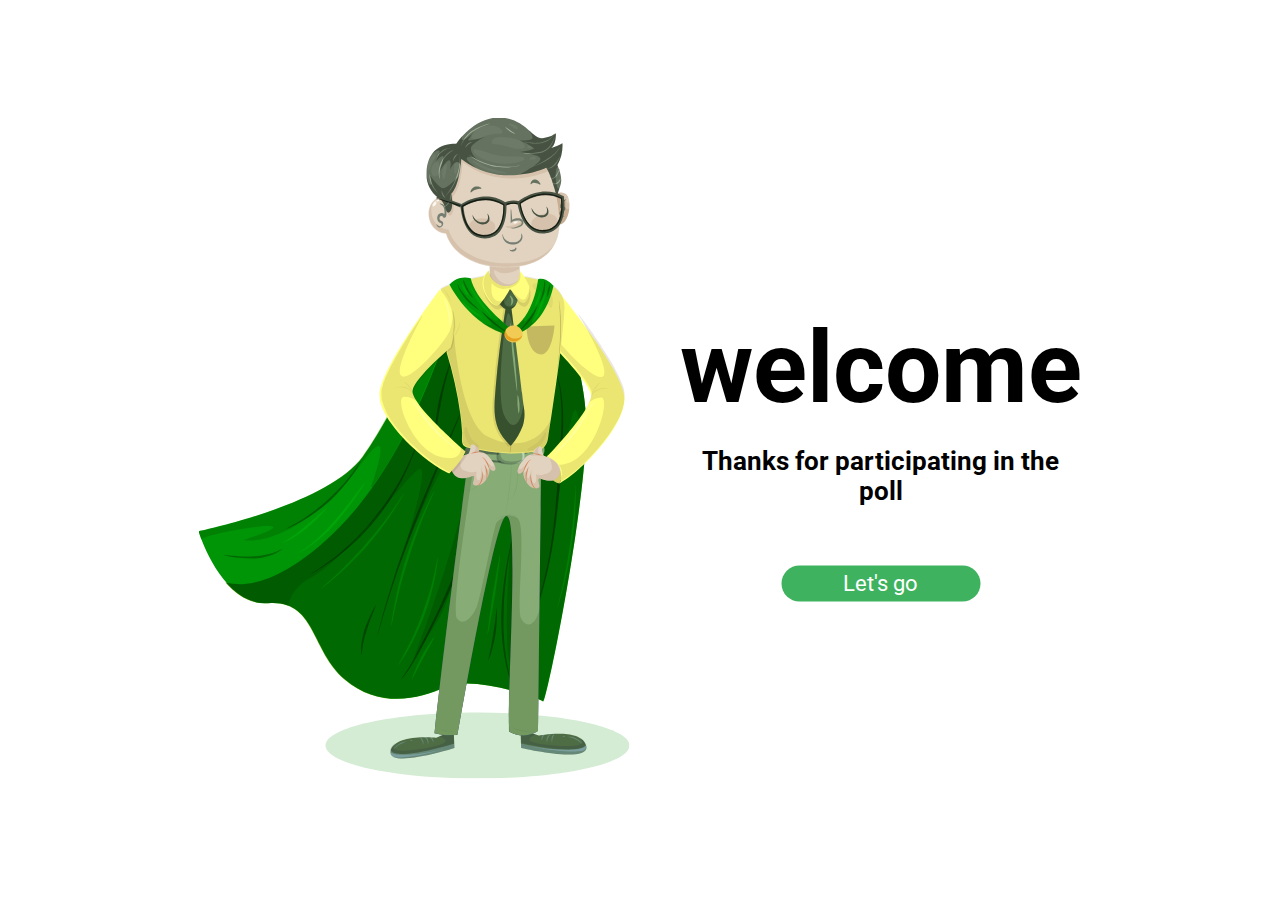
<file: templates/index.html>
<!DOCTYPE html>
<html lang="en">
<head>
    <meta charset="UTF-8">
    <meta name="viewport" content="width=device-width, initial-scale=1.0">
    <title>Financial Help</title>
    <link rel="stylesheet" href="style.css">
</head>
<body>
    <main class="container-all">
        <section class="container-img">
            <img src="../img/men-pg01.svg" alt="A man with short hair, wearing eyeglasses, dressed in a green formal outfit and with a green superhero cape">
        </section>
        
        <section class="container-info">
            <h1>welcome</h1>
            <h2>Thanks for participating in the poll</h2>
            <a href="start-pg02.html"><button type="button" id="idButton" onmouseenter="changeTextin()" onmouseout="changeTextout()">Let's go</button></a>
        </section>
    </main>
    
    <script>
        function changeTextin() {
            let button = document.getElementById("idButton");
            button.innerHTML = "Just Go Ahead";
        }

        function changeTextout() {
            let buttonOut = document.getElementById('idButton');
            buttonOut.innerHTML = "Let's go";
        }
    </script>
</body>
</html>
</file>
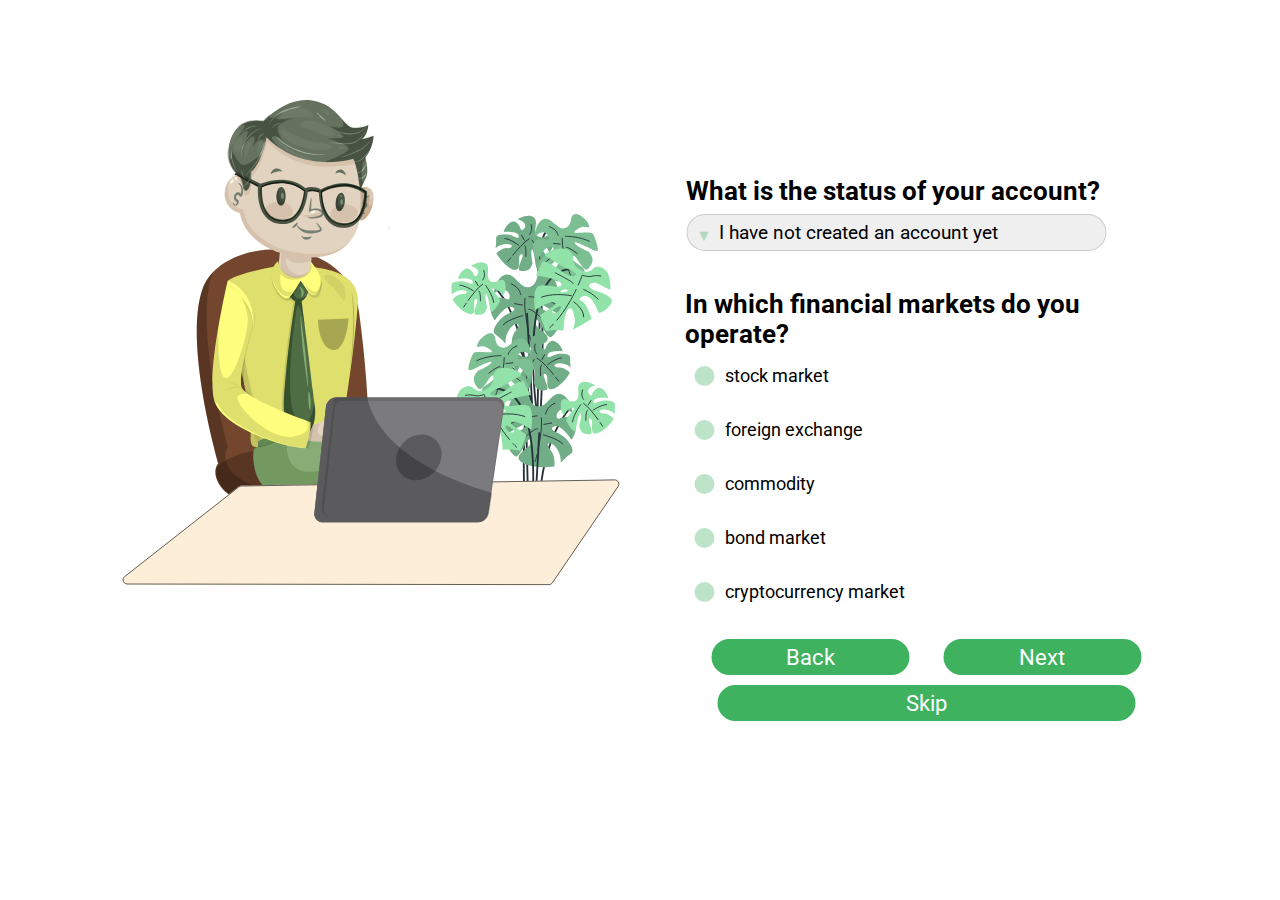
<file: templates/page03.html>
<!DOCTYPE html>
<html lang="en">
<head>
    <meta charset="UTF-8">
    <meta name="viewport" content="width=device-width, initial-scale=1.0">
    <title>Financial Help</title>
    <link rel="stylesheet" href="style.css">
</head>
<body>
    <main class="container-all-2">
        <section id="container-img-size">
            <img src="../img/men-pg03.svg" alt="A man with short hair, wearing eyeglasses, dressed in a green formal outfit and working on the computer.">
        </section>

        <div class="container-form-status">
            <section class="container-form-select">
                <form id="status-select" class="container-form-select-option" action="cadastro.php" method="post">
                    <label for="status">What is the status of your account?</label>
                    <select name="status" id="idstatus" required>
                        <option value="status" selected> I have not created an account yet</option>
                        <option value="status"> I already have credit in my account</option>
                        <option value="status"> I don't know what the status of my account</option>
                    </select>
                </form>
            </section>
            <section class="container-form-radio">
                <form action="cadastro.php" method="post">
                    <h3>In which financial markets do you operate?</h3>
                    <div class="form-radio-input">
                        <input type="radio" name="option" id="idoption1" required>
                        <label for="idoption1">stock market</label>
                    </div>
                    <div class="form-radio-input">
                        <input type="radio" name="option" id="idoption2" required>
                        <label for="idoption2">foreign exchange</label>
                    </div>
                    <div class="form-radio-input">
                        <input type="radio" name="option" id="idoption-3" required>
                        <label for="idoption-3">commodity</label>
                    </div>
                    <div class="form-radio-input">
                        <input type="radio" name="option" id="idoption4" required>
                        <label for="idoption4">bond market</label>
                    </div>
                    <div class="form-radio-input">
                        <input type="radio" name="option" id="idoption5" required>
                        <label for="idoption5">cryptocurrency market</label>
                    </div>
                </form>
            </section>
            <section class="container-buttons">
                <div class="container-buttons-back-next">
                    <a href="start-pg02.html"><button type="button">Back</button></a>
                    <a href="#" onclick="nextButton()"><button type="button">Next</button></a>
                </div>
                <div class="container-button-skip"><a href="page04.html"><button type="button">Skip</button></a></div>
            </section>
        </div>
    </main>
    
    <script>
        // arrow
        const form = document.getElementById('status-select');
        const formSelect = document.getElementById('idstatus');
        formSelect.addEventListener('focus', (event)=> {form.classList.add('container-form-select-option-selected');});
        formSelect.addEventListener('blur', (event)=> {form.classList.remove('container-form-select-option-selected');});
        formSelect.addEventListener('change', (event)=> {formSelect.blur()});

        // buttons
        function nextButton() {
            let optionSelected = document.querySelector('input[name="option"]:checked');
            let selectOption = document.getElementById('idstatus');

            if(optionSelected && selectOption.value !=="") {
                window.location.href = 'page04.html';
            }
        }
    </script>
</body>
</html>
</file>
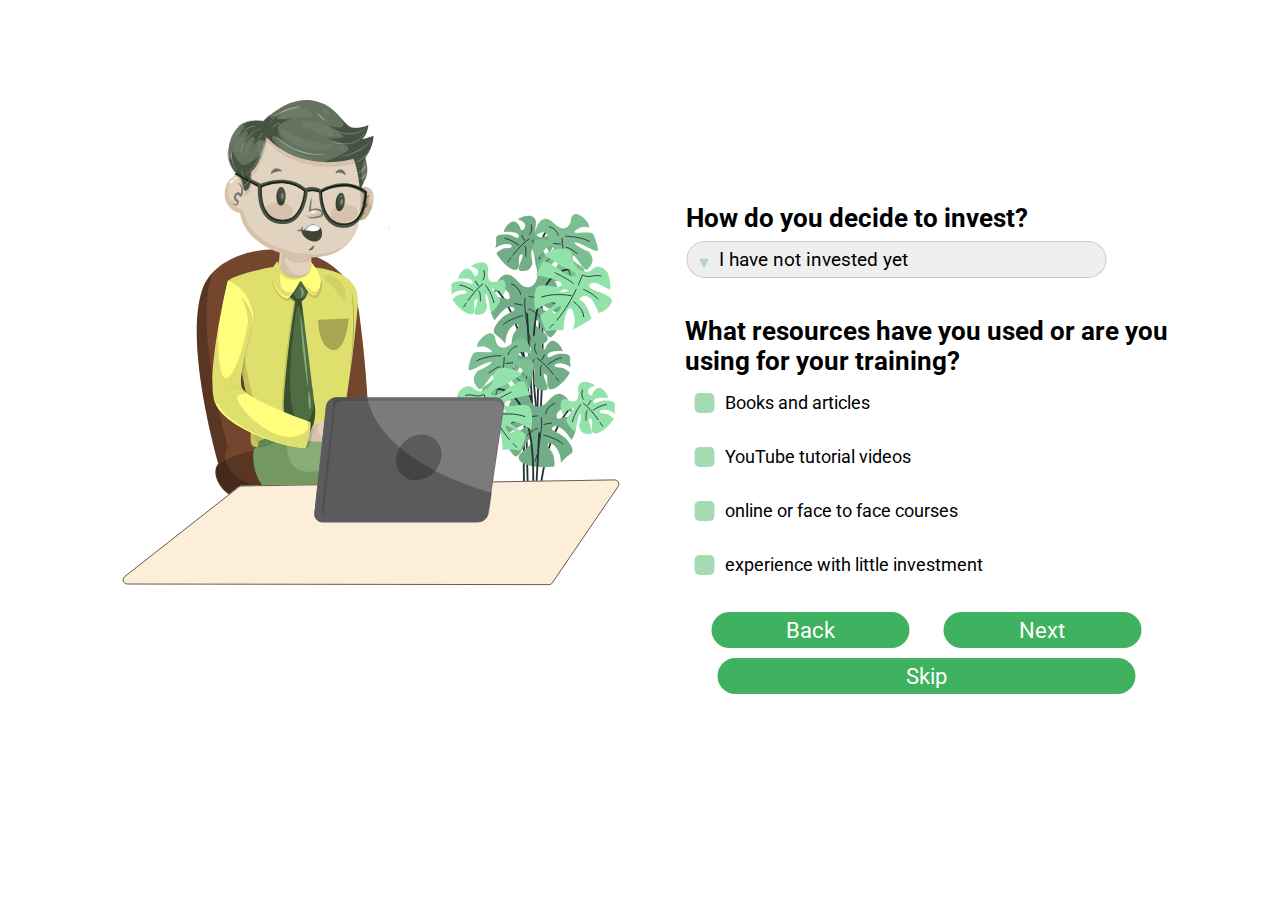
<file: templates/page04.html>
<!DOCTYPE html>
<html lang="en">
<head>
    <meta charset="UTF-8">
    <meta name="viewport" content="width=device-width, initial-scale=1.0">
    <title>Financial Help</title>
    <link rel="stylesheet" href="style.css">
</head>
<body>
    <main class="container-all-2">
        <section id="container-img-size">
            <img src="../img/men-pg04.svg" alt="A man with short hair, wearing eyeglasses, dressed in a green formal outfit and working on the computer.">
        </section>

        <div class="container-form-status">
            <section class="container-form-select">
                <form id="status-select" class="container-form-select-option" action="cadastro.php" method="post">
                    <label for="status">How do you decide to invest?</label>
                    <select name="status" id="idstatus" required>
                        <option value="status" selected> I have not invested yet</option>
                        <option value="status"> I already have an investment</option>
                        <option value="status"> I don't know the status of my investment</option>
                    </select>
                </form>
            </section>
            <section class="container-form-checkbox">
                <form action="cadastro.php" method="post">
                    <h3>What resources have you used or are you using for your training?</h3>
                    <div class="form-checkbox-input">
                        <input type="checkbox" name="option" id="idoption2" required>
                        <label for="idoption2">Books and articles</label>
                    </div>
                    <div class="form-checkbox-input">
                        <input type="checkbox" name="option" id="idoption-3" required>
                        <label for="idoption-3">YouTube tutorial videos</label>
                    </div>
                    <div class="form-checkbox-input">
                        <input type="checkbox" name="option" id="idoption4" required>
                        <label for="idoption4">online or face to face courses</label>
                    </div>
                    <div class="form-checkbox-input">
                        <input type="checkbox" name="option" id="idoption5" required>
                        <label for="idoption5">experience with little investment</label>
                    </div>
                </form>
            </section>
            <section class="container-buttons">
                <div class="container-buttons-back-next">
                    <a href="page03.html"><button type="button">Back</button></a>
                    <a href="#" onclick="nextButton()"><button type="button">Next</button></a>
                </div>
                <div class="container-button-skip"><a href="page05.html"><button type="button">Skip</button></a></div>
            </section>
        </div>
    </main>

    <script>
        // arrow
        const form = document.getElementById('status-select');
        const formSelect = document.getElementById('idstatus');
        formSelect.addEventListener('focus', (event)=> {form.classList.add('container-form-select-option-selected');});
        formSelect.addEventListener('blur', (event)=> {form.classList.remove('container-form-select-option-selected');});
        formSelect.addEventListener('change', (event)=> {formSelect.blur()});

        // buttons
        function nextButton() {
            let optionSelected = document.querySelector('input[name="option"]:checked');
            let selectOption = document.getElementById('idstatus');

            if(optionSelected && selectOption.value !=="") {
                window.location.href = 'page05.html';
            }
        }
    </script>
</body>
</html>
</file>
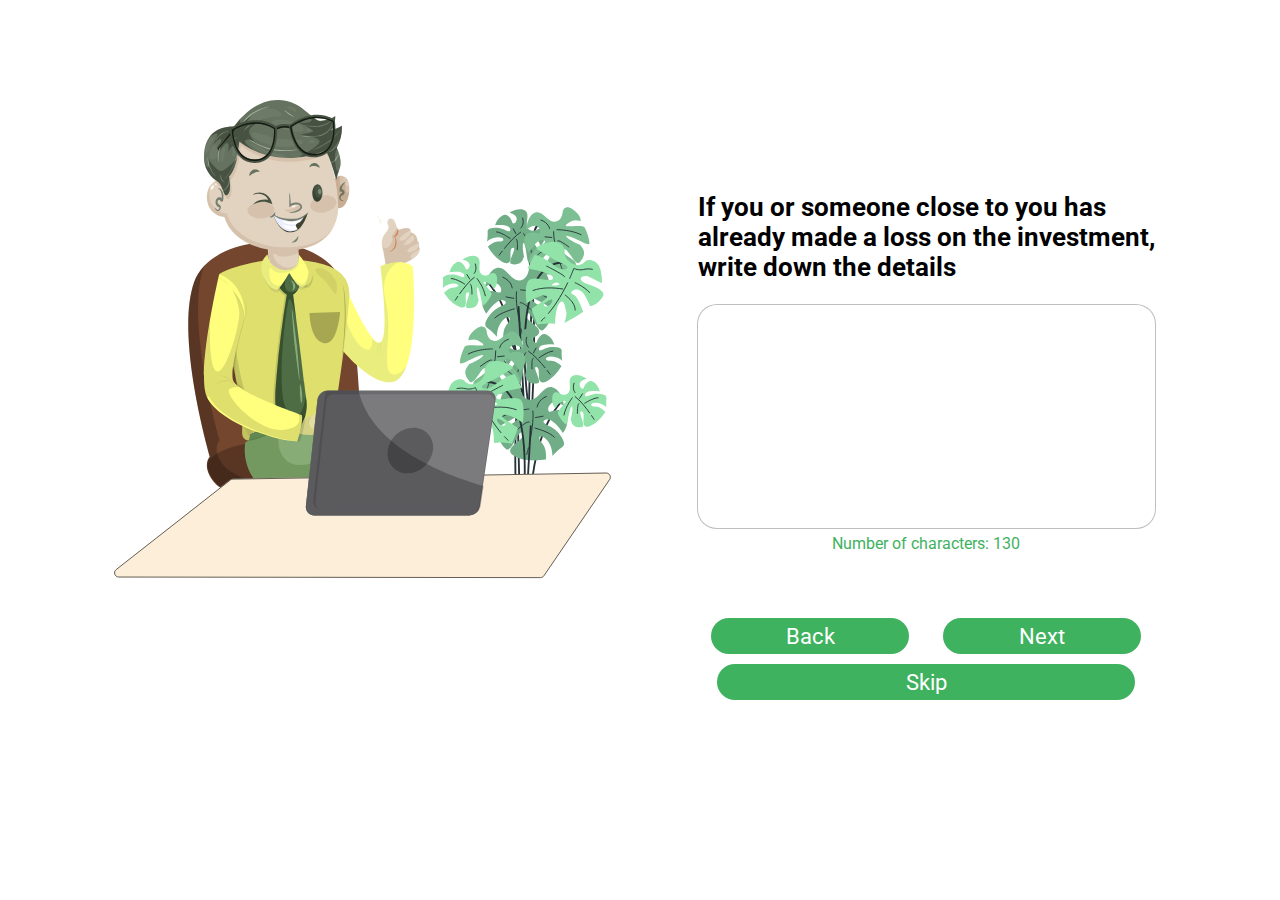
<file: templates/page05.html>
<!DOCTYPE html>
<html lang="en">
<head>
    <meta charset="UTF-8">
    <meta name="viewport" content="width=device-width, initial-scale=1.0">
    <title>Financial Help</title>
    <link rel="stylesheet" href="style.css">
</head>
<body>
    <main class="container-all-2">
        <section id="container-img-size">
            <img src="../img/men-pg05.svg" alt="A man with short hair, wearing eyeglasses, dressed in a green formal outfit and working on the computer.">
        </section>

        <div class="container-form-status-05">
            <section class="container-form-text">
                <form action="cadastro.php" method="post">
                    <h3>If you or someone close to you has already made a loss on the investment, write down the details</h3>
                    <div class="form-text-input">
                        <textarea name="text" id="idtext" cols="30" rows="10"maxlength="130" required resize="none" style="resize: none;"></textarea>
                        <p id="numCharacters">Number of characters: 130</p>
                    </div>
                </form>
            </section>
            <section class="container-buttons">
                <div class="container-buttons-back-next">
                    <a href="page04.html"><button type="button">Back</button></a>
                    <a href="#" onclick="nextButton()"><button type="button">Next</button></a>
                </div>
                <div class="container-button-skip"><a href="page06.html"><button type="button">Skip</button></a></div>
            </section>
        </div>
    </main>

    <script>
        // buttons
        function nextButton() {
            let textarea = document.querySelector('textarea[name="text"]').value.trim();

            if(textarea !=="") {
                window.location.href = 'page06.html';
            }
        }

        // Number of characters remaining
        document.addEventListener( 'DOMContentLoaded', function() {
            let text_areaCharacters = document.getElementById('idtext');
            let contNum = document.getElementById('numCharacters');

            text_areaCharacters.addEventListener( 'input', function () {
                let lengthText = text_areaCharacters.value.length;
                let limitCharacters = 130;
                let restCharacters = limitCharacters - lengthText;

                contNum.textContent = 'Number of characters: ' + restCharacters;
            });
        });
    </script>
</body>
</html>
</file>
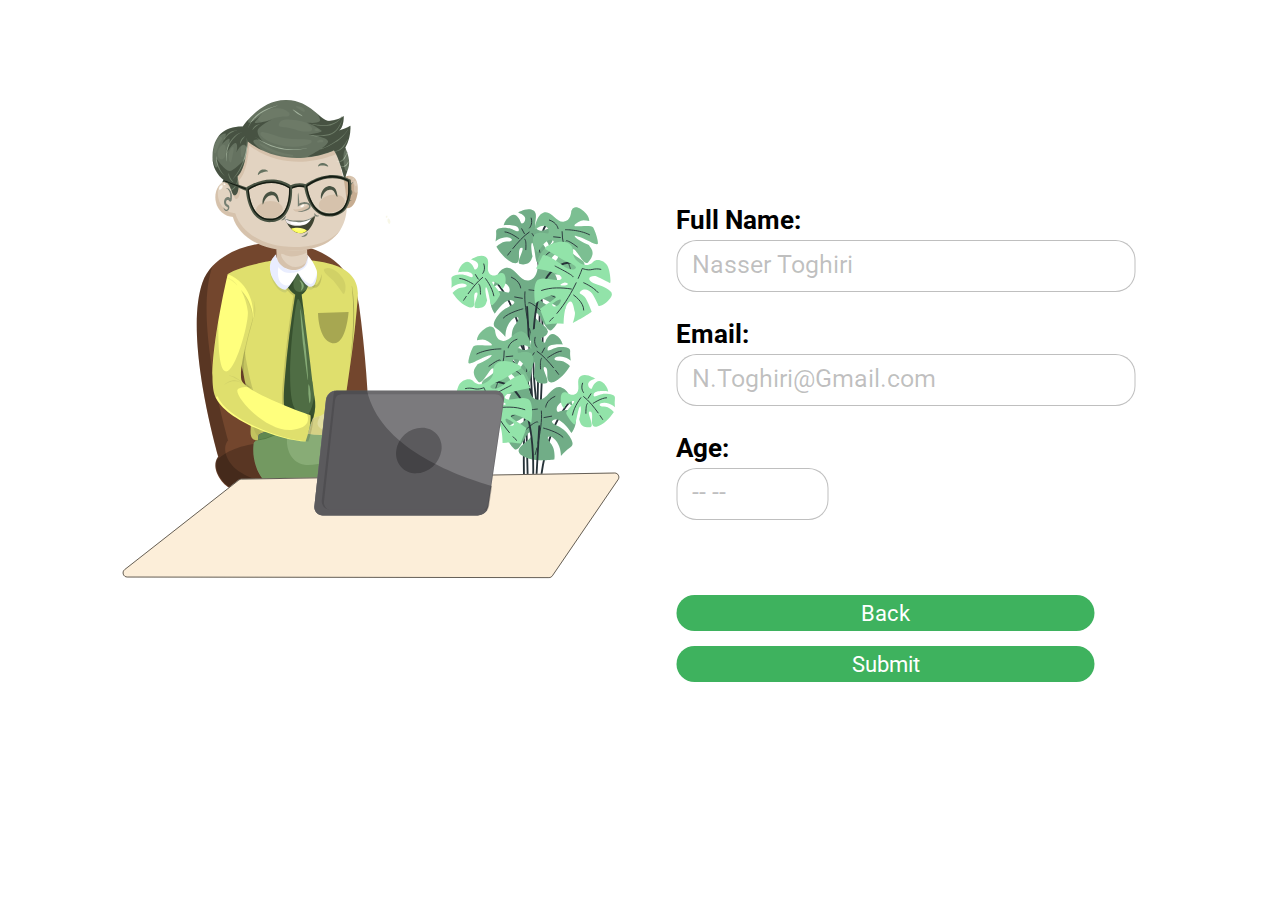
<file: templates/page06.html>
<!DOCTYPE html>
<html lang="en">
<head>
    <meta charset="UTF-8">
    <meta name="viewport" content="width=device-width, initial-scale=1.0">
    <title>Financial Help</title>
    <link rel="stylesheet" href="style.css">
</head>
<body>
    <main class="container-all-2">
        <section id="container-img-size">
            <img src="../img/men-pg06.svg" alt="A man with short hair, wearing eyeglasses, dressed in a green formal outfit and working on the computer.">
        </section>

        <div class="container-form-status">
            <section class="container-form-cad">
                <form action="cadastro.php" method="post">
                    <div class="container-form-cad-text">
                        <label for="idcad1">Full Name:</label>
                        <input type="text" name="cad" id="idcad1" placeholder="Nasser Toghiri" required>
                    </div>
                    <div class="container-form-cad-text">
                        <label for="idcad2">Email:</label>
                        <input type="email" name="cad" id="idcad2" placeholder="N.Toghiri@Gmail.com" required>
                    </div>
                    <div class="container-form-cad-text">
                        <label for="idcad3">Age:</label>
                        <input type="number" name="cad" id="idcad3" placeholder="-- --" required>
                    </div>
                </form>
            </section>
            <section class="container-2buttons">
                <div class="container-buttons-back">
                    <a href="page05.html"><button type="button">Back</button></a>
                </div>
                <div class="container-button-submit">
                    <a href="#" onclick="submitButton()"><button type="submit">Submit</button></a>
                </div>
            </section>
        </div>
    </main>

    <script>
        // buttons
        function submitButton() {
            let name = document.getElementById('idcad1').value;
            let email = document.getElementById('idcad2').value;
            let age = document.getElementById('idcad3').value;

            if(name.trim() ==='' || email.trim() === '' || age.trim() === '') {
                alert('Please fill in all fields before proceeding')
            } else {
                window.location.href = "page07.html";
            }
        }
    </script>
</body>
</html>
</file>
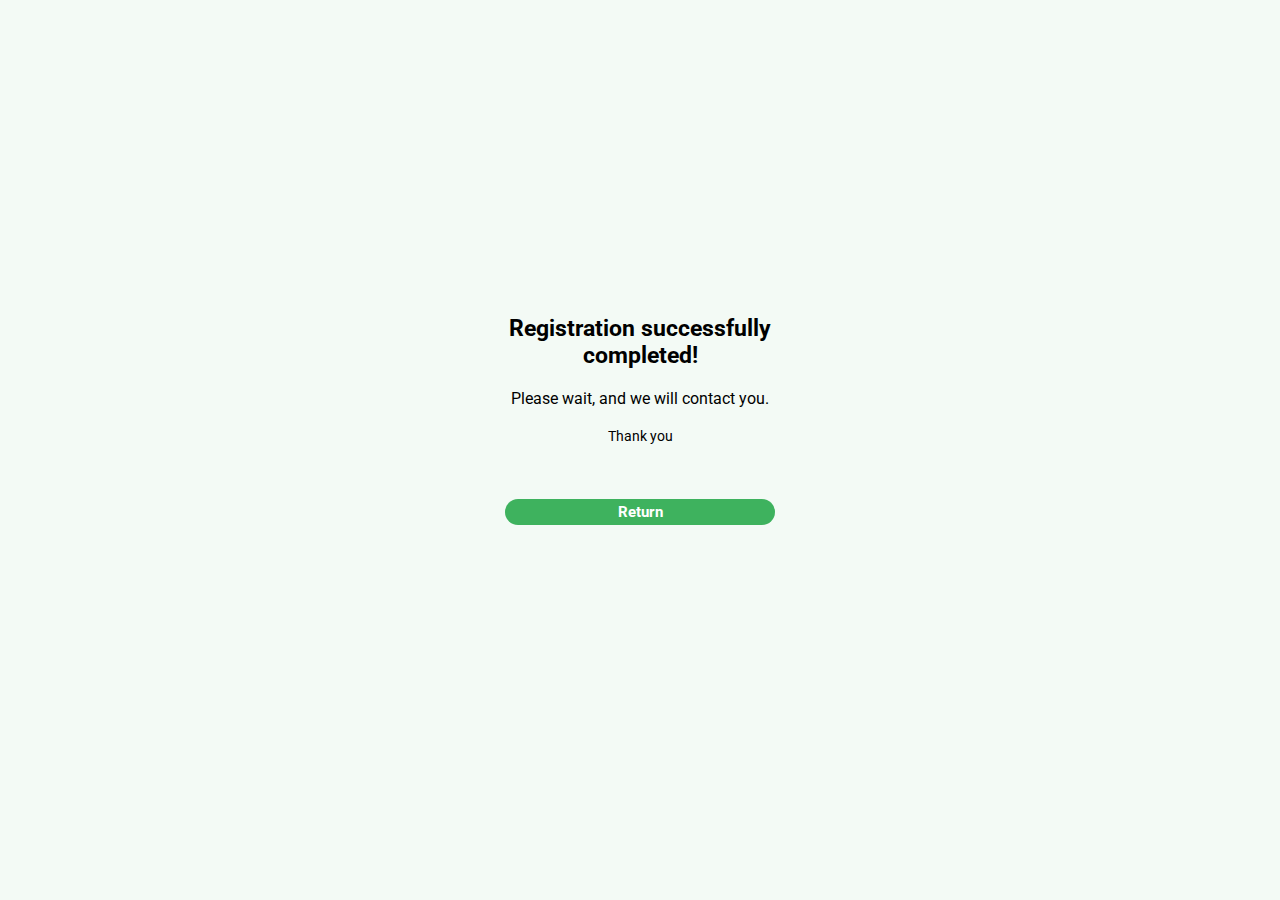
<file: templates/page07.html>
<!DOCTYPE html>
<html lang="en">
<head>
    <meta charset="UTF-8">
    <meta name="viewport" content="width=device-width, initial-scale=1.0">
    <title>Financial Help</title>
    <style>
        @import url('https://fonts.googleapis.com/css2?family=Kumbh+Sans:wght@100;200;300;400;500;600;700;800;900&family=Lexend+Deca:wght@200;300;400;500;600;700;800;900&family=Passion+One&family=Poppins:wght@100;200;300;400;500;600;700&family=Roboto:wght@300;400;500;700;900&family=Sriracha&display=swap');
        
        * {
            padding: 0;
            margin: 0;
            box-sizing: border-box;
            font-family: 'Roboto', sans-serif;
        }

        body { background-color: rgba(62, 178, 95, 0.064); }

        .container-last-page {
            /* border: 1px solid red; */
            display: flex;
            flex-direction: column;
            align-items: center;
            text-align: center;
            width: 700px;
            height: 300px;
            position: absolute;
            top: 50%;
            left: 50%;
            transform: translate(-50%,-50%);
        }

        .container-last-page h1 {
            font-weight: 700;
            font-size: 39px;
            margin: 15px 0;
        }

        .container-last-page h2 {
            font-weight: 400;
            font-size: 28px;
            padding: 5px 0;
        }

        .container-last-page p {
            font-weight: 400;
            font-size: 18px;
            margin: 15px 0;
        }

        .container-last-page button {
            width: 418px;
            height: 36px;
            border-radius: 35px;
            background: #3EB25E;
            color: #fff;
            font-size: 22px;
            font-weight: 700;
            border: none;
            cursor: pointer;
            transition: transform 0.2s ease-in-out;
            margin-top: 40px;
        }

        .container-last-page button:hover {
            background: #FFFF7D;
            color: #000;
        }

        @media screen and (max-width: 480px) {
            .container-last-page {
                width: 317px;
                height: 300px;
                position: absolute;
            }

            .container-last-page h1 {
                width: 318px;
                font-size: 27px;
                margin: 15px 0;
            }

            .container-last-page h2 { font-size: 18px; }

            .container-last-page p { font-size: 16px; }

            .container-last-page button {
                width: 302px;
                height: 26px;
                font-size: 16px;
                margin-top: 10px;
            }
        }

        @media screen and (min-width: 280px) { /* galaxy fold */ 
            .container-last-page { width: 276px; }

            .container-last-page h1 {
                width: 280px;
                font-size: 23px;
            }

            .container-last-page h2 { font-size: 16px; }

            .container-last-page p { font-size: 14px; }

            .container-last-page button {
                width: 270px;
                height: 26px;
                font-size: 15px;
            }
        }
    </style>
</head>
<body>
    <main>
        <section class="container-last-page">
            <h1>Registration successfully completed!</h1>
            <h2>Please wait, and we will contact you.</h2>
            <p>Thank you</p>
            <a href="index.html"><button type="button">Return</button></a>
        </section>
    </main>
</body>
</html>
</file>
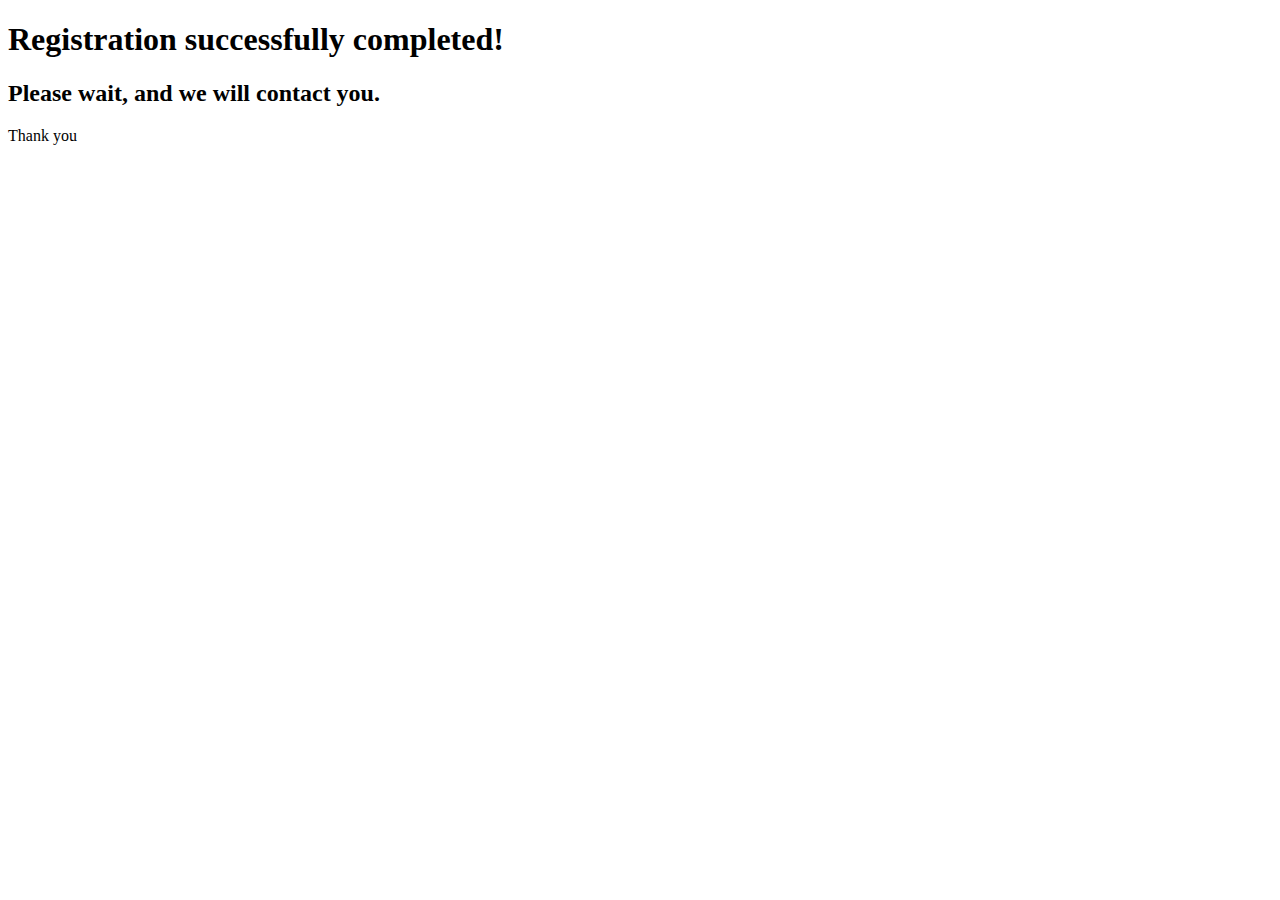
<file: templates/page7.html>
<!DOCTYPE html>
<html lang="en">
<head>
    <meta charset="UTF-8">
    <meta name="viewport" content="width=device-width, initial-scale=1.0">
    <title>Financial Help</title>
</head>
<body>
    <main>
        <section>
            <h1>Registration successfully completed!</h1>
            <h2>Please wait, and we will contact you.</h2>
            <p>Thank you</p>
        </section>
    </main>
</body>
</html>
</file>
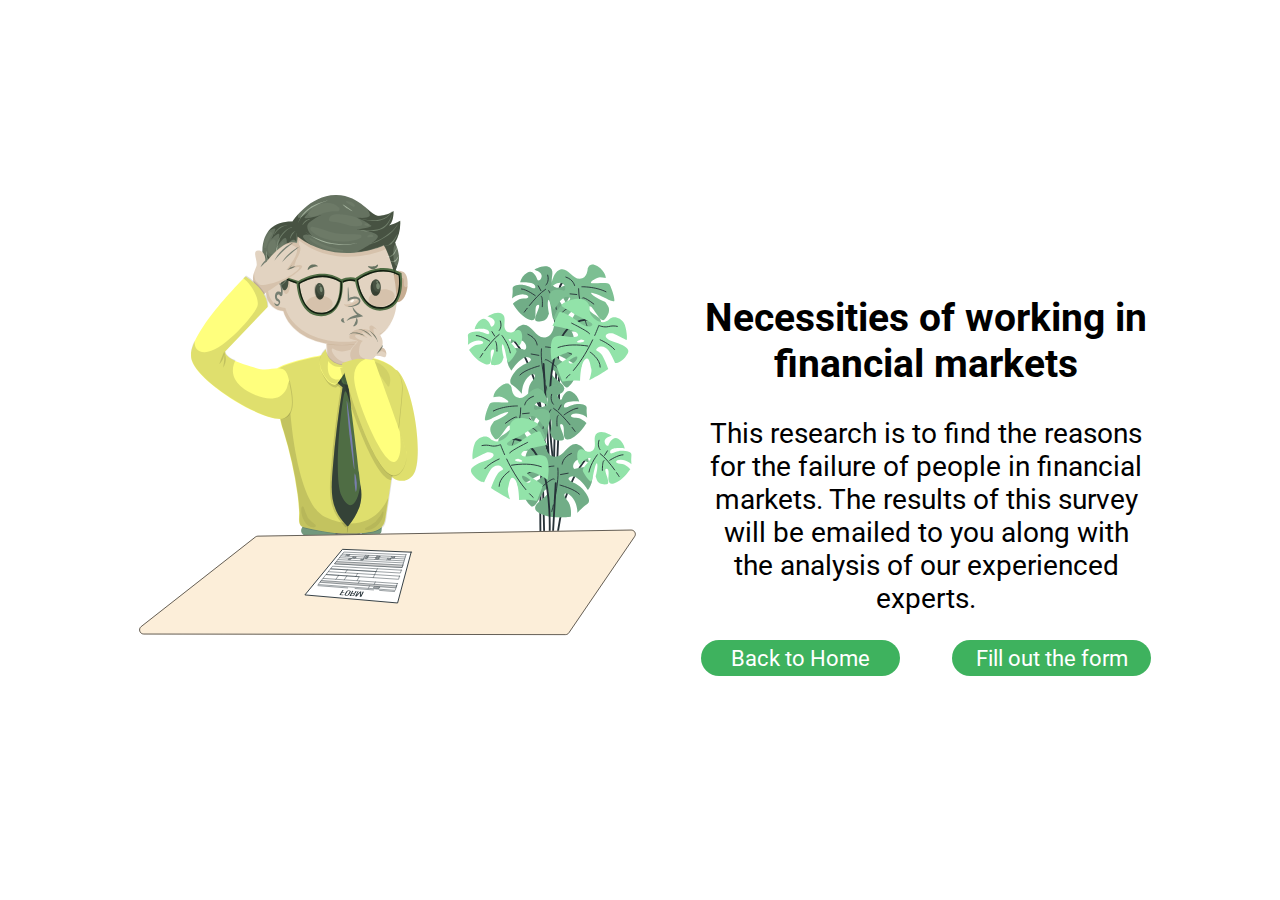
<file: templates/start-pg02.html>
<!DOCTYPE html>
<html lang="en">
<head>
    <meta charset="UTF-8">
    <meta name="viewport" content="width=device-width, initial-scale=1.0">
    <title>Financial Help</title>
    <link rel="stylesheet" href="style.css">
</head>
<body>
    <main class="container-all-2">
        <section id="container-img-size">
            <img src="../img/men-pg02.svg" alt="A man with a thoughtful pose, wearing eyeglasses and dressed in green">
        </section>

        <section class="container-info-pg02">
            <h1 id="h1-pg02">Necessities of working in
                financial markets</h1>
                <h2 id="h2-pg02">This research is to find the reasons for the failure of people in financial markets. The results of this survey will be emailed to you along with the analysis of our experienced experts.</h2>
                <div class="button-page2">
                    <a href="index.html"><button type="button">Back to Home</button></a>
                    <a href="page03.html"><button type="button">Fill out the form</button></a>
                </div>
        </section>
    </main>
</body>
</html>
</file>
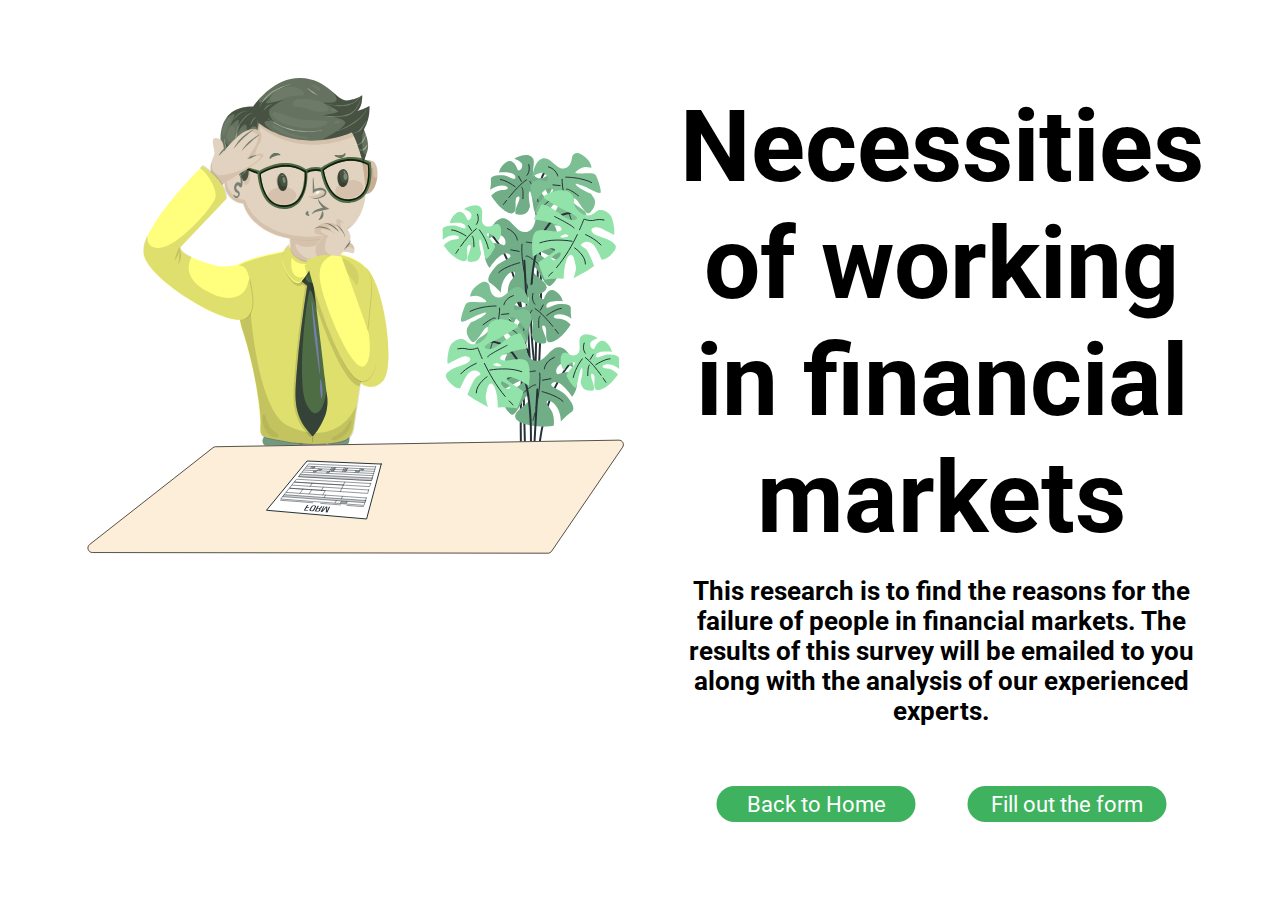
<file: templates/start.html>
<!DOCTYPE html>
<html lang="en">
<head>
    <meta charset="UTF-8">
    <meta name="viewport" content="width=device-width, initial-scale=1.0">
    <title>Financial Help</title>
    <link rel="stylesheet" href="style.css">
</head>
<body>
    <main class="container-all">
        <section class="container-img">
            <img src="../img/men-pg02.svg" alt="A man with a thoughtful pose, wearing eyeglasses and dressed in green">
        </section>

        <section class="container-info">
            <h1>Necessities of working in
                financial markets</h1>
                <h2>This research is to find the reasons for the failure of people in financial markets. The results of this survey will be emailed to you along with the analysis of our experienced experts.</h2>
                <div class="button-page2">
                    <a href="index.html"><button type="button">Back to Home</button></a>
                    <a href="#"><button type="button">Fill out the form</button></a>
                </div>
        </section>
    </main>
</body>
</html>
</file>
<file: templates/style.css>
@import url('https://fonts.googleapis.com/css2?family=Kumbh+Sans:wght@100;200;300;400;500;600;700;800;900&family=Lexend+Deca:wght@200;300;400;500;600;700;800;900&family=Passion+One&family=Poppins:wght@100;200;300;400;500;600;700&family=Roboto:wght@300;400;500;700;900&family=Sriracha&display=swap');

* {
    padding: 0;
    margin: 0;
    box-sizing: border-box;
    font-family: 'Roboto', sans-serif;
}

:root {
    --button-before: #3EB25E;
    --button-after: #FFFF7D;
}

body {
    min-height: 100vh;
    position: relative;
}

/* fixed image on mobile page 02, 05 and 06 */
.container-all-2 {
    /* border: 1px solid red;     */
    display: flex;
    flex-direction: row;
    justify-content: space-between;
    position: absolute;
    top: 50%;
    left: 50%;
    transform: translate(-50%, -50%);
}

@media screen and (max-width: 480px) {
    .container-all-2 {
        display: flex;
        flex-direction: column;
        align-items: center;
        position: relative;
        top: 50%;
        left: 50%;
        transform: translate(-50%, -50%);
        height: 500px;
        width: 276px;
    }
}


/* --------------------------------------------------------------------- */
/* main index */
.container-all {
    /* border: 1px solid red; */
    display: flex;
    flex-direction: row;
    justify-content: space-between;
    position: absolute;
    top: 50%;
    left: 50%;
    transform: translate(-50%, -50%);
}

@media screen and (max-width: 480px) {
    .container-all {
        /* border: 1px solid red; */
        flex-wrap: wrap;
        justify-content: center; 
        position: fixed;
    }
}

/* image */
.container-img {
    /* border: 1px solid green; */
    margin-right: 50px;
    width: 100%;
}

@media screen and (max-width: 480px) {
    .container-img {
        display: flex;
        flex-direction: column;
        align-items: center;
        margin-right: 0px !important;
    }
    
    .container-img img { width: 317px; }
}

@media screen and (max-width: 320px) { /* galaxy fold 280px */
    .container-img img { width: 276px; }
}

/*h1 and h2 with button*/
.container-info {
    /* border: 1px solid blue; */
    display: flex;
    flex-direction: column;
    align-items: center;
    justify-content: center;
    font-weight: 700;
    text-align: center;
}

h1 {
    font-size: 100px;
    margin: 10px auto;
}

h2 {
    font-size: 26px;
    margin: 10px auto;
}

@media screen and (max-width: 480px) {
    .container-info {
        padding: 2px;
        width: 500px;
    }
    h1 {font-size: 56px;}
    
    h2 {font-size: 20px;}        
}

@media screen and (max-width: 320px) { /* galaxy fold 280px */
    h1 {font-size: 50px;}
    
    h2 {font-size: 17px;} 
}

/*button*/
.container-info button {
    /* border: 1px solid purple; */
    border: none;
    background-color: var(--button-before);
    color: #fff;
    margin-top: 50px; 
    border-radius: 35px;
    font-size: 22px;
    width: 199px;
    height: 35.554px;
    transition:  transform 0.2s ease-in-out;
}

.button-page2 button:hover, .container-info button:hover {
    background-color: var(--button-after);
    color: #000;
    cursor: pointer;
    font-weight: bolder;
}

@media screen and (max-width: 480px) {
    .container-info button { 
        height: 36px;
        margin-top: 15px;
        margin-bottom: 15px;
    }
}

@media screen and (max-width: 320px) { /* galaxy fold 280px */
    .container-info button { 
        font-size: 17px;
        width: 190px;
        height: 33px;
    }
}


/* --------------------------------------------------------------------- */
/*Page 02 - start*/
#container-img-size img {
    /* border: 1px solid darkmagenta; */
    width: 40vw;
    margin-right: 60px;
}

.container-info-pg02 { 
    /* border: 1px solid darkred; */
    display: flex;
    flex-direction: column;
    align-items: center;
    margin-top: 10vh;
    width: 450px;
    height: 420px;
}

#h1-pg02 {
    font-size: 39px;
    text-align: center;
    margin-bottom: 20px;
}

#h2-pg02 {
    /* border: 1px solid darkorange; */
    font-weight: 400;
    text-align: center;
    font-size: 28px;
    margin-bottom: 25px;
}

.button-page2 {
    /* border: 1px solid salmon; */
    width: 450px;
    display: flex;
    flex-direction: row;
    justify-content: space-between;
}

.button-page2 button{
    border: none;
    background-color: var(--button-before);
    color: #fff;
    border-radius: 35px;
    font-size: 22px;
    width: 199px;
    height: 36px;
    transition:  transform 0.2s ease-in-out;
}


@media screen and (max-width: 480px) {
    #container-img-size img {
        margin-right: 0;
        margin-bottom: 15px;
        width: 90vw;
    }
    
    .container-info-pg02 {
        margin-top: 6px;
        height: 312px;
        width: 318px; 
    }
    
    #h1-pg02 { margin-bottom: 0px; font-size: 30px; }

    #h2-pg02 { 
        width: 285px;
        font-size: 18px;
    }

    .button-page2 {
        display: flex;
        flex-direction: row;
        justify-content: space-between;
        width: 317px;
    }

    .button-page2 button {
        font-size: 13px; 
        width: 142px;
        height: 26px;
        margin-bottom: 20px;
    }
}
/* @media screen and (max-width: 320px) {
    .container-info-pg02 {
        margin-top: 6px;
        height: 312px;
        width: 276px; 
    }

    #h1-pg02 { font-size: 20px; width: 270px; }

    .button-page2 { width: 270px; }

    .button-page2 button { width: 120px; }
} */

@media screen and (max-width: 320px) { /* galaxy fold 280px */ 
    .container-info-pg02 {
        margin-top: 6px;
        height: 312px;
        width: 276px; 
    }
    
    #h1-pg02 { font-size: 23px; }

    #h2-pg02 { 
        width: 270px;
        font-size: 16px;
    }

    .button-page2 { width: 270px; }

    .button-page2 button {
        width: 119px;
        height: 26px;
    }
}



/* --------------------------------------------------------------------- */
/* Page 3 - forms status */
.container-form-status {
    /* border: 1px solid lightseagreen; */
    width: 483px;
    height: 700px;
    display: flex;
    flex-direction: column;
    justify-content: center;
    align-items: center;
}

/* form status with select and change the arrow*/
.container-form-select {
    /* border: 1px solid lime; */
    position: relative;
    width: 480px;
    margin: 5px 3px;
}

.container-form-select select {
    appearance: none; /* remove the arrow from the select*/
    width: 100%;
    padding: 6px;
    border-radius: 50px;
    border: 1px solid #00000026;
    cursor: pointer;
    margin: 8px 0;
    width: 420px; /*size options*/ 
}

.container-form-select select:focus {
    outline: none;
    border: 1px solid #00000026;
}

.container-form-select-option::before {
    content: '\25BC'; /* unicode code for a downward arrow */
    position: absolute;
    top: 60%;
    left: 10px;
    pointer-events: none;
    color: #3eb15f57;
}

.container-form-select-option-selected::before {
    color: #3EB25E;
}

.container-form-select-option label {
    /* border: 1px solid red; */
    font-weight: 700;
    font-size: 26px;
}

.container-form-select-option select {
    /* border: 1px solid brown; */
    font-weight: 400;
    font-size: 19px;
    padding-left: 32px;
}

@media screen and (max-width: 480px) {
    #container-img-size { margin-top: 35vh; }

    .container-form-status {
        margin: 0 3px; 
        width: 318px;
        height: 550px; }
        
        .container-form-select {
        width: 320px;
    }

    .container-form-select select { width: 319px; }

    .container-form-select-option::before { top: 50%; }

    .container-form-select-option label { font-size: 16px; }
    
    .container-form-select-option select { font-size: 14px; }
}

@media screen and (max-width: 320px) { /* galaxy fold 280px*/ 
    .container-form-status {
        width: 276px;
        height: 550px; }
        
    .container-form-select { width: 276px; }

    .container-form-select select { width: 275px; }

    .container-form-select-option::before { top: 50%; }
}


/* form radio */
.container-form-radio form {
    /* border: 1px solid purple; */
    display: flex;
    flex-direction: column;
    margin: 10px 0;
    padding-top: 15px;
}

.container-form-radio h3 {
    font-weight: 700;
    font-size: 26px;
}

.form-radio-input {
    /* border: 1px solid blue; */
    display: flex;
    flex-direction: row;
    align-items: center;
    margin: 6px 0;
    padding-left: 10px;
    width: 310px;
}

.form-radio-input label {
    line-height: 42px;
    font-weight: 400;
    font-size: 18px;
    padding-left: 5px;
}

.form-radio-input input[type="radio"] {
    border: 10px solid #3eb15f57;
    appearance: none; /* removing the default appearance of the browser */
    border-radius: 50%;
    margin-right: 5px;
}

.form-radio-input input[type="radio"]:checked { border: 10px solid #3EB25E; }

@media screen and (max-width: 480px) {
    .container-form-radio form { 
        padding: 0px;
        margin: 0px;
        width: 317px; 
    }

    .container-form-radio h3 { font-size: 16px; }

    .form-radio-input label { 
        line-height: 0px;
        font-size: 16px; 
    }
    
    .form-radio-input input[type="radio"] { border: 8px solid #3eb15f57; }
    
    .form-radio-input input[type="radio"]:checked { border: 8px solid #3EB25E; }
}

@media screen and (max-width: 320px) { /* galaxy fold 280px*/ 
    .container-form-radio form { width: 276px; }

    .form-radio-input label { font-size: 15px; }
}


/* buttons */
.container-buttons {
    /* border: 1px solid darkgoldenrod; */
    display: flex;
    flex-direction: column;
    align-items: center;
    width: 460px;
    height: 90px;
    margin-top: 10px;
}

.container-buttons button {
    border: none;
    background-color: var(--button-before);
    color: #fff;
    border-radius: 35px;
    font-size: 22px;
    transition:  transform 0.2s ease-in-out;
}

.container-buttons button:hover {
    cursor: pointer;
    color: #000;
    background-color: var(--button-after);
    font-weight: bolder;
}

.container-buttons-back-next {
    /* border: 1px solid red; */
    display: flex;
    flex-direction: row;
    justify-content: space-between;
    width: 430px;
    margin-bottom: 10px;
}

.container-buttons-back-next button {
    width: 198px;
    height: 36px;
    transition:  transform 0.2s ease-in-out;
}

.container-button-skip button {
    width: 418px;
    height: 36px;
    transition:  transform 0.2s ease-in-out;
}

@media screen and (max-width: 480px) {
    .container-buttons {
        width: 317px;
        height: 90px;
    }

    .container-buttons button { margin-top: 10px; font-size: 16px; }

    .container-buttons-back-next { width: 317px; }

    .container-buttons-back-next button {
        width: 142px;
        height: 26px;
    }

    .container-button-skip button {
        width: 302px;
        height: 26px;
        margin-bottom: 10px;
    }
}

@media screen and (max-width: 320px) { /* galaxy fold 280px*/ 
    .container-buttons { width: 276px; }

    .container-buttons button { font-size: 15px; }

    .container-buttons-back-next { width: 276px; }

    .container-buttons-back-next button {
        width: 130px;
        height: 25px;
    }

    .container-button-skip button {
        width: 275px;
        height: 25px;
    }
}


/* --------------------------------------------------------------------- */
/* page 04 */
.container-form-checkbox form {
    /* border: 1px solid purple; */
    display: flex;
    flex-direction: column;
    margin: 10px 0;
    padding-top: 15px;
}

.container-form-checkbox h3 {
    font-size: 26px;
    font-weight: 700;
}

.form-checkbox-input {
    display: flex;
    flex-direction: row;
    align-items: center;
    margin: 6px 0;
    padding-left: 10px;
    width: 310px;
}

.form-checkbox-input label {
    line-height: 42px;
    font-weight: 400;
    font-size: 18px;
    padding-left: 5px;
}

.form-checkbox-input input[type="checkbox"] {
    background-color: #3eb15f46;
    border: 10px solid #3eb15f46;
    border-radius: 5px;
    margin-right: 5px;
    appearance: none; /* removing the default appearance of the browser */
}

.form-checkbox-input input[type="checkbox"]:checked { 
    background-color: #3eb15f57;
    border: 10px solid #3EB25E; 
}

@media screen and (max-width: 480px) {
    .container-form-checkbox form { 
        padding: 0px;
        margin: 0px;
        width: 317px; 
    }
    
    .form-checkbox-input label { 
        line-height: 0px;
        font-size: 16px;
    }

    .container-form-checkbox h3 { font-size: 16px; }

    .form-checkbox-input input[type="checkbox"] { border: 8px solid #3eb15f57; }
    
    .form-checkbox-input input[type="checkbox"]:checked { border: 8px solid #3EB25E; }
}

@media screen and (max-width: 320px) { /* galaxy fold 280px */ 
    .container-form-checkbox form { width: 276px; }

    .form-checkbox-input label { font-size: 15px;}

    .container-form-checkbox h3 { margin: 6px 0; }
}


/* --------------------------------------------------------------------- */
/* page 05*/
.container-form-status-05 {
    width: 500px;
    height: 700px;
    display: flex;
    flex-direction: column;
    justify-content: center;
    align-items: center;
}

.container-form-text {
    /* border: 1px solid red; */
    display: flex;
    flex-direction: column;
    justify-content: center;
}

.container-form-text h3 {
    font-weight: 700;
    font-size: 26px;
    width: 460px;
    padding-bottom: 10px;
    margin-left: 22px;
}

.form-text-input {
    /* border: 1px solid green; */
    display: flex;
    flex-direction: column;
    align-items: center;
    width: 500px;
    margin-top: 12px;
    margin-bottom: 50px;
}

.form-text-input textarea{
    /* border: 1px solid red; */
    width: 459px;
    height: 225px;
    border-radius: 20px;
    border: 1px solid rgba(0, 0, 0, 0.25);
    padding: 10px;
    font-size: 25px;
    font-weight: 400;
}

.form-text-input textarea:focus { 
    outline: none;
    border-radius: 20px;
    border: 1px solid #475242;
}

#numCharacters {
    /* border: 1px solid darkcyan; */
    margin: 5px 0;
    font-weight: 400;
    font-size: 16px;
    color: rgb(62, 178, 95);
}

@media screen and (max-width: 480px) {
    .container-form-status-05 {
        /* border: 1px solid gray; */
        width: 317px;
        height: 300px;
    }

    .container-form-text h3 {
        text-align: left;
        width: 261px;
        height: 59px;
        font-size: 16px;
        margin-left: 26px;
    }

    .form-text-input { 
        /* border: 1px solid pink; */
        justify-content: center;
        height: 131px;
        width: 317px;
        margin: 10px 0;
    }

    .form-text-input textarea{
        width: 278px;
        height: 131px;
        font-size: 16px;
    }

    #numCharacters { font-size: 14px; }
}

@media screen and (max-width: 320px) { /* galaxy fold 280px */  
    .container-form-status-05 { width: 276px; }

    .container-form-text h3 {
        text-align: center;
        font-size: 15px;
        width: 276px;
        margin-left: 0px;
    }

    .form-text-input { 
        justify-content: center;
        height: 131px;
        width: 270px;
        margin: 10px 0;
    }

    .form-text-input textarea{
        width: 270px;
        height: 131px;
        font-size: 15px;
        margin-left: 5px;
    }

    #numCharacters { font-size: 13px; }
}


/* --------------------------------------------------------------------- */
/* Page 06 */
.container-form-cad form {
    /* border: 1px solid green; */
    width: 500px;
    height: 360px;
}

.container-form-cad-text {
    /* border: 1px solid purple; */
    display: flex;
    flex-direction: column;
    justify-content: center;
    margin-bottom: 22px;
}

.container-form-cad-text label {
    font-weight: 700;
    font-size: 26px;
    padding: 5px 0;
}

.container-form-cad-text input {
    border-radius: 20px;
    border: 1px solid rgba(0, 0, 0, 0.25);
    width: 459px;
    height: 52px;
    padding-left: 12px;
    font-size: 20px;
    font-weight: 400;
}

.container-form-cad-text input:focus { 
    outline: none;
    border: 1px solid #475242; 
}

.container-form-cad-text ::placeholder {
    /* border: 1px solid blue; */
    width: 425px;
    padding-left: 3px;
    font-size: 25px;
    font-weight: 400;
    color: rgba(0, 0, 0, 0.25);
}

#idcad3 {
    /* border: 1px solid darkblue; */
    width: 152px;
    height: 52px;
}


.container-2buttons {
    /* border: 1px solid darkorchid; */
    display: flex;
    flex-direction: column;
    align-items: flex-start;
    width: 460px;
    height: 120px;
    margin-top: 20px;
    position: relative;
    left: -4%;
}

.container-2buttons button {
    border: none;
    background-color: var(--button-before);
    color: #fff;
    border-radius: 35px;
    font-size: 17px;
    transition:  transform 0.2s ease-in-out;
}

.container-2buttons button:hover {
    cursor: pointer;
    color: #000;
    background-color: var(--button-after);
    font-weight: bolder;
}

.container-buttons-back { margin: 15px 0; }

.container-buttons-back button {
    /* border: 1px solid purple; */
    width: 418px;
    height: 36px;
    font-size: 22px;
    transition:  transform 0.2s ease-in-out;
}

.container-button-submit button {
    width: 418px;
    height: 36px;
    font-size: 22px;
    transition:  transform 0.2s ease-in-out;
}

@media screen and (max-width: 480px) {
    .container-form-cad form {
        width: 317px;
        height: 210px;
    }

    .container-form-cad-text {
        margin-bottom: 6px;
    }

    .container-form-cad-text label {
        font-size: 16px;
    }

    .container-form-cad-text input {
        width: 278px;
        height: 33px;
        font-size: 16px;
    }
    
    .container-form-cad-text ::placeholder {
        width: 220px;
        height: 22px;
        font-size: 16px;
        padding-left: 2px;
    }

    #idcad3 {
        width: 111px;
        height: 33px;
    }

    .container-2buttons {
        width: 320px;
        height: 100px;
        position: relative;
        left: 0%;
        margin-top: 0px;
    }

    .container-2buttons button {
        font-size: 15px;
    }

    .container-buttons-back button {
        width: 302px;
        height: 26px;
    }
    
    .container-button-submit button {
        width: 302px;
        height: 26px;
    }
}

@media screen and (max-width: 320px) { /* galaxy fold 280px */ 
    .container-form-cad form { width: 270px; }

    .container-form-cad-text input {
        width: 270px;
        font-size: 15px;
    }
    
    .container-form-cad-text ::placeholder { font-size: 15px; }

    .container-2buttons { width: 276px; }

    .container-buttons-back button {
        width: 270px;
        height: 25px;
    }
    
    .container-button-submit button {
        width: 270px;
        height: 25px;
    }
}
</file>
